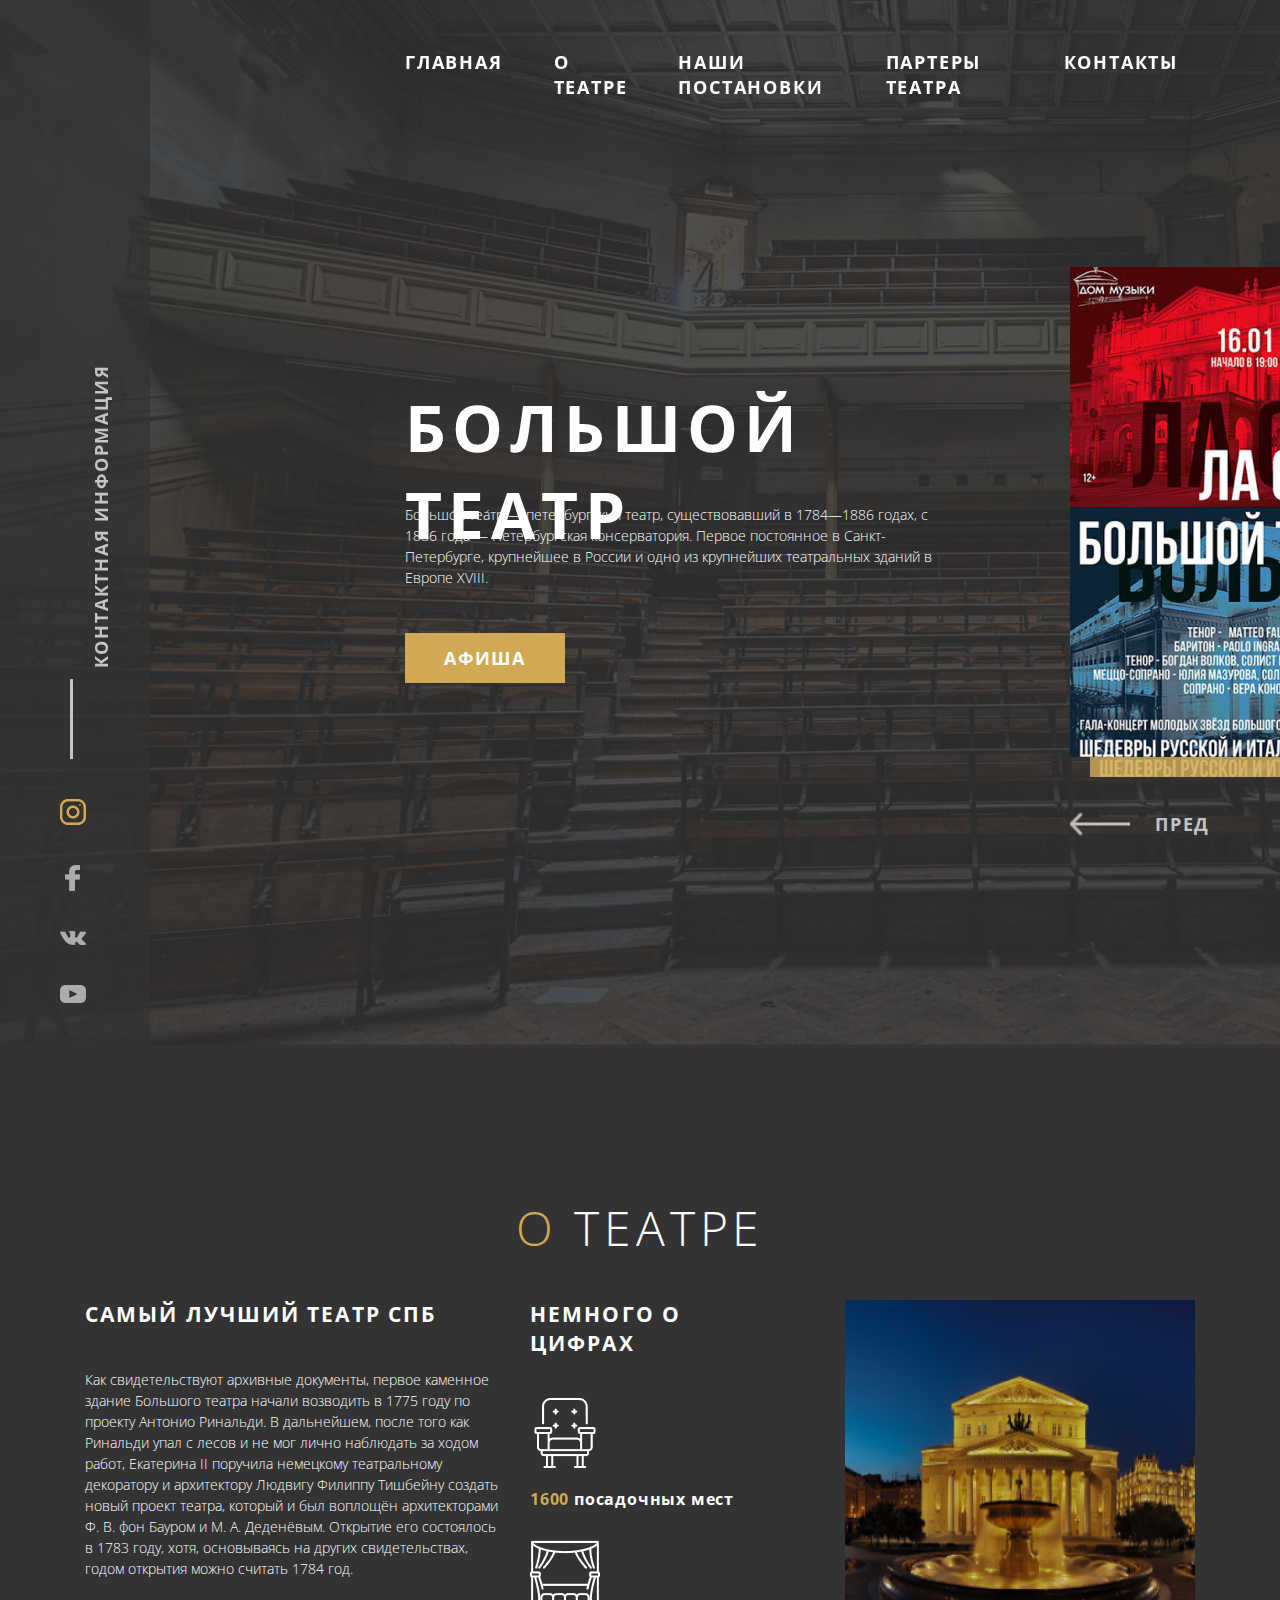
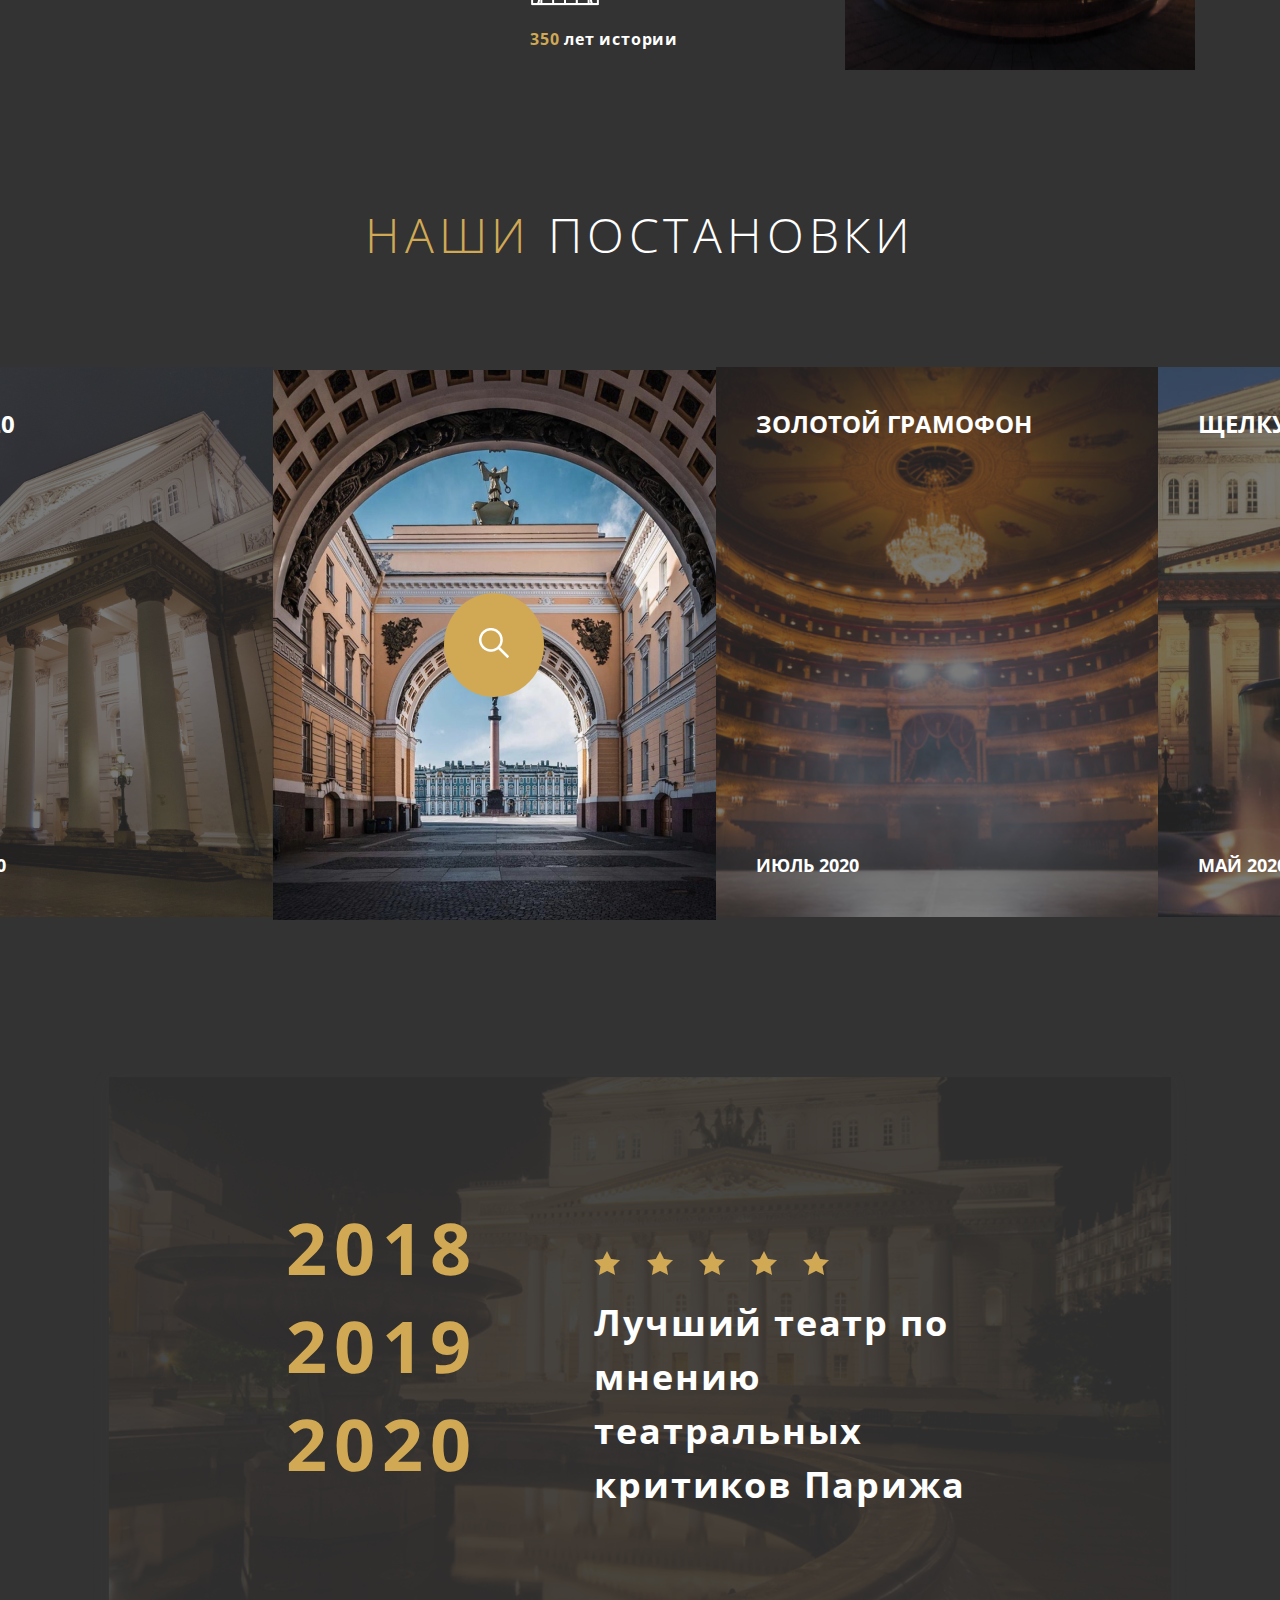
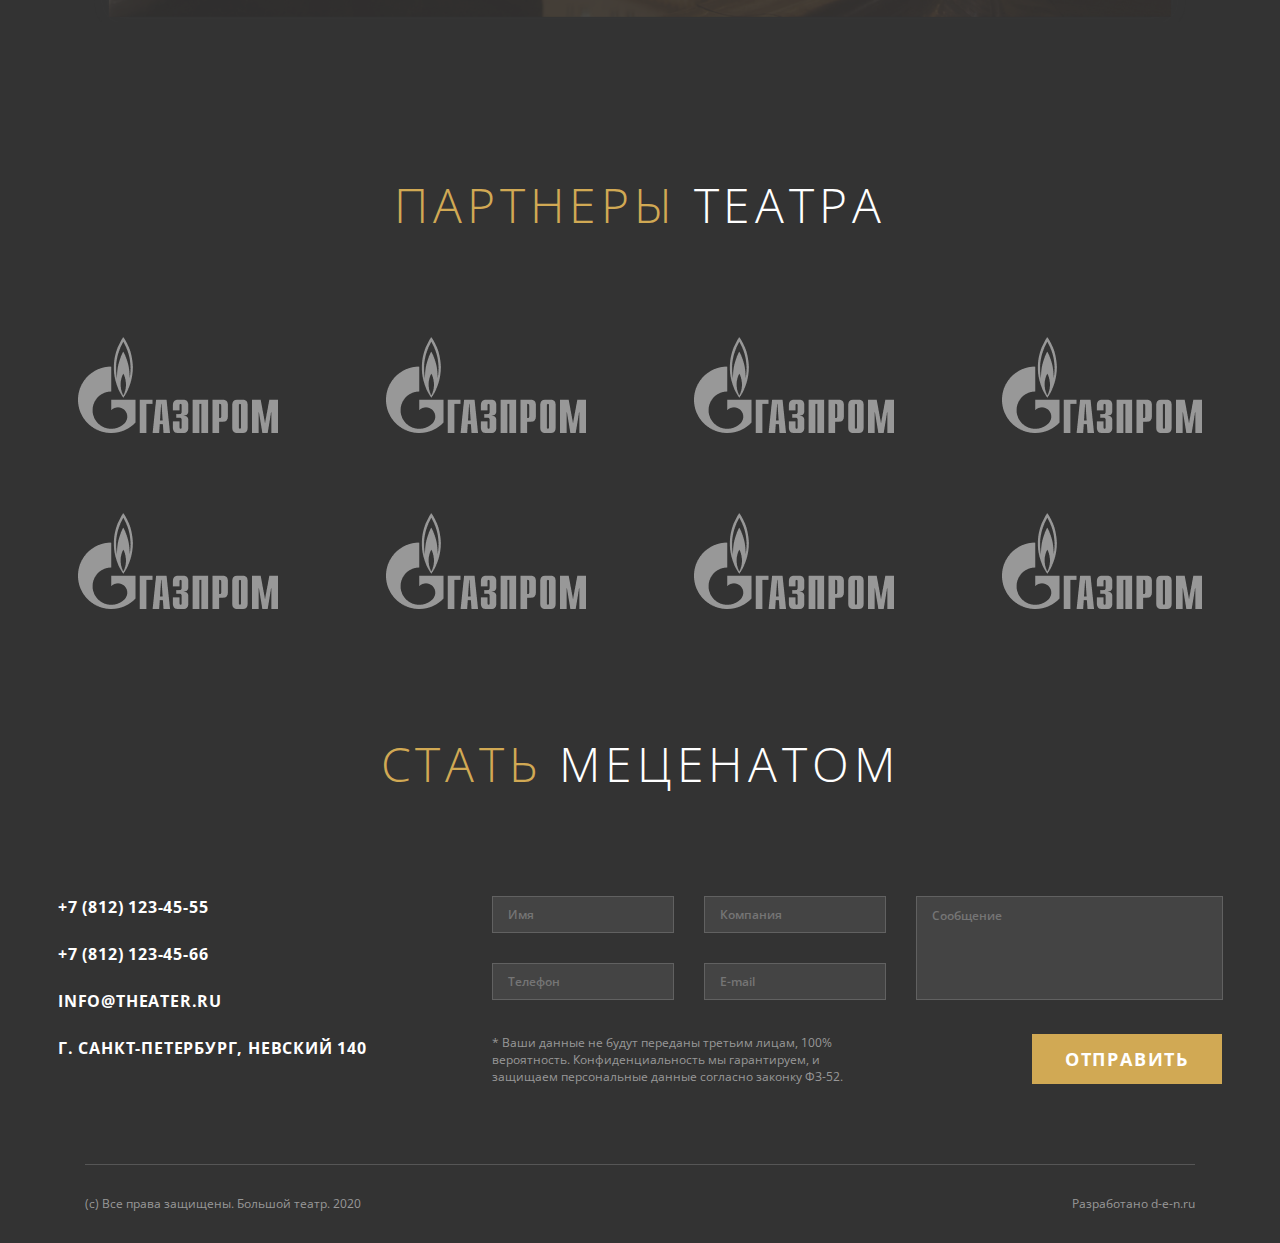
<file: The website about the Bolshoi theatre/index.html>
<!DOCTYPE html>
<html lang="ru">

<head>
    <meta charset="UTF-8">
    <meta http-equiv="X-UA-Compatible" content="IE=edge">
    <meta name="viewport" content="width=device-width, initial-scale=1.0">
    <link rel="preconnect" href="https://fonts.gstatic.com">
    <link href="https://fonts.googleapis.com/css2?family=Open+Sans+Condensed:wght@300;700&display=swap"
        rel="stylesheet">
    <link rel="preconnect" href="https://fonts.gstatic.com">
    <link
        href="https://fonts.googleapis.com/css2?family=Open+Sans+Condensed:wght@700&family=Open+Sans:wght@300;400&display=swap"
        rel="stylesheet">
    <link rel="stylesheet" href="css/style.css">
    <title>Большой театр</title>
</head>

<body>
    <section class="fixed-panel">
        <img class="fixpanel" src="img/first-screen/Fixpanel.png" alt="">
        <div class="fixed-panel__other">
            <p class="fixed-panel__other__text">КОНТАКТНАЯ ИНФОРМАЦИЯ</p>
            <img class="vert_line" src="img/first-screen/vert_line.png" alt="">
            <div class="soc-links">
                <img class="inst-ico" src="img/first-screen/inst.png" alt="Instagram">
                <img class="facebook-ico" src="img/first-screen/facebook.png" alt="Facebook">
                <img class="vk-ico" src="img/first-screen/vk.png" alt="VK">
                <img class="youtube-ico" src="img/first-screen/youtube.png" alt="YouTube">
            </div>
        </div>

    </section>

    <section class="first-screen">
        <div class="menu">
            <nav class="menu__button__left">
                <a href="index.html">ГЛАВНАЯ</a>
                <a href="#">О ТЕАТРЕ</a>
                <a href="#">НАШИ ПОСТАНОВКИ</a>
                <a href="#">ПАРТЕРЫ ТЕАТРА</a>
                <a href="#">КОНТАКТЫ</a>
            </nav>
            <div class="menu__button__right">
                <p class="phone">+7 495 123-45-67</p>
                <img class="hor_line" src="img/first-screen/horiz_line.png" alt="">
            </div>
        </div>
        <section class="first-screen__text">
            <p class="first-screen__text__title">БОЛЬШОЙ ТЕАТР</p>
            <p class="text_t">Большо́й теа́тр — петербургский театр, существовавший в 1784—1886 годах, с
                1886
                года — Петербургская консерватория. Первое постоянное в Санкт-Петербурге, крупнейшее в России и одно из
                крупнейших театральных зданий в Европе XVIII.</p>
            <button class="first-screen__text__button">
                <p class="first-screen__text__button__text">АФИША</p>
            </button>
        </section>
        <section class="first-screen__slider">
            <div class="first-screen__slider-prev">
                <img class="arrow-l" src="img/first-screen/Arrow.png" alt="">
                <p class="first-screen__slider-prev__text">ПРЕД</p>
            </div>
            <div class="first-screen__slider-next">
                <img class="arrow-r" src="img/first-screen/Arrow.png" alt="">
                <p class="first-screen__slider-next__text">СЛЕД</p>
            </div>
            <div class="first-screen__slider-conteiners">
                <div class="first-screen__slider-container__1">
                    <img src="img/first-screen/la skala.png" alt="ЛА СКАЛА">
                </div>
                <div class="first-screen__slider-container__2">
                    <img src="img/first-screen/la skala_sepia.png" alt="">
                </div>
            </div>
        </section>
        <section class="gimg">
            <img class="bol-theatre" src="img/first-screen/Bolshoi theatre.png" alt="Большой театр">
        </section>
    </section>

    <section class="about">
        <p class="about-title"><span class="warning__text">О</span> ТЕАТРЕ</p>
        <section class="about__bottom">
            <div class="about__text">
                <p class="about__text__title">САМЫЙ ЛУЧШИЙ ТЕАТР СПБ</p>
                <p class="about__text_t">Как свидетельствуют архивные документы, первое каменное здание Большого театра
                    начали
                    возводить в 1775 году по проекту Антонио Ринальди. В дальнейшем, после того как Ринальди упал с
                    лесов и
                    не мог лично наблюдать за ходом работ, Екатерина II поручила немецкому театральному декоратору и
                    архитектору Людвигу Филиппу Тишбейну создать новый проект театра, который и был воплощён
                    архитекторами
                    Ф. В. фон Бауром и М. А. Деденёвым. Открытие его состоялось в 1783 году, хотя, основываясь на других
                    свидетельствах, годом открытия можно считать 1784 год.</p>
            </div>
            <div class="about__numbers">
                <p class="about__text__title">НЕМНОГО О ЦИФРАХ</p>
                <div class="seats">
                    <img src="img/about/armchair.png" alt="" class="armcheir">
                    <p class="num__of__seats"><span class="warning__text">1600</span> посадочных мест</p>
                </div>
                <div class="theater">
                    <img src="img/about/theater.png" alt="" class="theater-img">
                    <p class="old__theater"><span class="warning__text">350</span> лет истории</p>
                </div>
            </div>
            <img class="photo__theatre" src="img/about/photo theatre.png" alt="">
        </section>

    </section>

    <section class="projects">
        <p class="projects__text__title"><span class="warning__text">НАШИ</span> ПОСТАНОВКИ</p>
        <section class="prohects__slider">
            <div class="projects__item">
                <div class="projects__text">
                    <p class="name__of__projects">ОСКАР 2020</p>
                    <p class="date__of__projects">СЕНТЯБРЬ 2020</p>
                </div>
                <img class="projets_img" src="img/projects/oscar.png" alt="">
            </div>
            <div class="projects__item-active">
                <button class="search__b">
                    <img class="se_b" src="img/projects/ab.png" alt="">
                </button>
                <img class="projets_img" src="img/projects/str.png" alt="">
            </div>
            <div class="projects__item">
                <div class="projects__text">
                    <p class="name__of__projects">ЗОЛОТОЙ ГРАМОФОН</p>
                    <p class="date__of__projects">ИЮЛЬ 2020</p>
                </div>
                <img class="projets_img" src="img/projects/th.png" alt="">
            </div>
            <div class="projects__item">
                <div class="projects__text">
                    <p class="name__of__projects">ЩЕЛКУНЧИК</p>
                    <p class="date__of__projects">МАЙ 2020</p>
                </div>
                <img class="projets_img" src="img/projects/th2.png" alt="">
            </div>
        </section>
    </section>

    <section class="rating">
        <img src="img/rating/thh.png" alt="" class="thh">
        <section class="rating__text">
            <div class="years">
                <p class="_2018__year">2018</p>
                <p class="_2019__year">2019</p>
                <p class="_2020__year">2020</p>
            </div>
            <div class="overview">
                <div class="overview__stars">
                    <img src="img/rating/star.png" alt="" class="stars">
                    <img src="img/rating/star.png" alt="" class="stars">
                    <img src="img/rating/star.png" alt="" class="stars">
                    <img src="img/rating/star.png" alt="" class="stars">
                    <img src="img/rating/star.png" alt="" class="stars">
                </div>
                <div class="overview__text">
                    <p class="overV_t">Лучший театр по мнению театральных критиков Парижа</p>
                </div>
            </div>
        </section>
    </section>

    <section class="partners">
        <p class="partners__title"><span class="warning__text">ПАРТНЕРЫ</span> ТЕАТРА</p>
        <div class="partnets">
            <img src="img/partners/gazprom.png" alt="ГАЗПРОМ" class="gazprom">
            <img src="img/partners/gazprom.png" alt="ГАЗПРОМ" class="gazprom">
            <img src="img/partners/gazprom.png" alt="ГАЗПРОМ" class="gazprom">
            <img src="img/partners/gazprom.png" alt="ГАЗПРОМ" class="gazprom gz1">
            <img src="img/partners/gazprom.png" alt="ГАЗПРОМ" class="gazprom">
            <img src="img/partners/gazprom.png" alt="ГАЗПРОМ" class="gazprom">
            <img src="img/partners/gazprom.png" alt="ГАЗПРОМ" class="gazprom">
            <img src="img/partners/gazprom.png" alt="ГАЗПРОМ" class="gazprom gz1">
        </div>
    </section>

    <section class="contacts">
        <p class="contacts__title"><span class="warning__text">СТАТЬ</span> МЕЦЕНАТОМ</p>
        <section class="contacts__groups">
            <section class="contacts__first_group">
                <section class="contacts__info">
                    <p class="first__phone contacts__info_text">+7 (812) 123-45-55</p>
                    <p class="second__phone contacts__info_text">+7 (812) 123-45-66</p>
                    <p class="email contacts__info_text">INFO@THEATER.RU</p>
                    <p class="address contacts__info_text">Г. САНКТ-ПЕТЕРБУРГ, НЕВСКИЙ 140</p>
                </section>
                <section class="input">
                    <input type="text" value="" placeholder="Имя" class="name__input input__place">
                    <input type="text" value="" placeholder="Телефон" class="phone__input input__place">
                    <input type="text" value="" placeholder="Компания" class="company__input input__place">
                    <input type="text" value="" placeholder="E-mail" class="email__input input__place">
                    <div class="input__place__of__massage">
                        <textarea value="" placeholder="Сообщение" class="message__input input__place"></textarea>
                    </div>
                </section>

            </section>
            <section class="contacts__second_group">
                <p class="attention">* Ваши данные не будут переданы третьим лицам, 100% вероятность. Конфиденциальность
                    мы
                    гарантируем, и защищаем персональные данные согласно законку ФЗ-52.</p>
                <button class="contacts__send__button">ОТПРАВИТЬ</button>
            </section>
        </section>
    </section>

    <footer class="footer">
        <section class="footer__line"></section>
        <section class="footer__text">
            <p class="c">(с) Все права защищены. Большой театр. 2020</p>
            <p class="dev">Разработано d-e-n.ru</p>
        </section>
    </footer>
</body>

</html>
</file>
<file: The website about the Bolshoi theatre/css/style.css>
*{    
    padding: 0; 
    font-family: 'Open Sans Condensed', sans-serif;  
    margin:0px;
}
body{
    background: #333333;      
    max-width: 1920px;
    margin:auto;
}


/*Блок шапки*/

.fixpanel{
    z-index: 1;
    position: fixed;    
}
.fixed-panel__other{
    z-index: 2;
    position: fixed;    
}
.fixed-panel__other__text{
    font-family: 'Open Sans Condensed', sans-serif; 
    font-weight: 700; 
    font-size: 18px;
    line-height: 25px;
    letter-spacing: 0.1em;    
    color: #C4C4C4;
    transform: rotate(-90deg);
    display: flex;
    
    margin: 504px 60px 110px -50px;
}
.inst-ico{
    width:auto;
    height:auto;
    display: flex;
    margin: 40px 60px 0px 60px;
}
.inst-ico:hover{
    opacity: 0.7;
}
.facebook-ico{
    width:auto;
    height:auto;
    display: flex;
    margin: 40px 55px 0px 65px;
}
.facebook-ico:hover{
    opacity: 0.7;
}
.vk-ico{
    width:auto;
    height:auto;
    display: flex;
    margin: 40px 60px 0px 60px;
}
.vk-ico:hover{
    opacity: 0.7;
}
.youtube-ico{
    width:auto;
    height:auto;
    display: flex;
    margin: 40px 60px 0px 60px;
}
.youtube-ico:hover{
    opacity: 0.7;
}
.vert_line{
    width:auto;
    height:auto;
    display: flex;
    padding: 40px 70px 0px 70px;
}


.bol-theatre{
    z-index: -10;
    position: absolute;
    min-height: 1920px;
    min-height: 1045px;        
}


.first-screen__slider{
    z-index: -9;
    min-width: 370px;
    min-height: 570px;
    padding: 267px 480px 208px 1070px;
    position: absolute;
}
.first-screen__slider-container__1{
    z-index: 12;
    position: absolute;
    padding: 0 20px 80px 0;    
}
.first-screen__slider-container__2{
    z-index: 5;
    position: absolute;
    margin: 20px;       
}
.first-screen__slider-prev{    
    width: auto;
    height: auto;    
    font-family: 'Open Sans Condensed', sans-serif; 
    font-weight: 700; 
    position: absolute;
    padding: 545px 262px 0px 0px;
    color: #C4C4C4;
    letter-spacing: 0.1em;
    font-size: 18px;
    display: flex;    
}
.first-screen__slider-prev:hover{
    opacity: 0.2;
}
.arrow-l{
    transform: rotate(180deg);
    padding-left: 25px;
    opacity: 0.7;
    width: 60px;   
}
.first-screen__slider-next{    
    width: auto;
    height: auto;    
    font-family: 'Open Sans Condensed', sans-serif; 
    font-weight: 700; 
    position: absolute;
    padding: 545px 0px 0px 240px;
    color: #FFFF;
    letter-spacing: 0.1em;
    font-size: 18px;
    display: flex;
    flex-direction:row-reverse;    
}
.first-screen__slider-next:hover{
    opacity: 0.2;
}
.arrow-r{
    width: 60px;    
    padding-left: 25px;
}


.first-screen__text{
    position: absolute;
    padding: 384px 975px 365px 405px;
    width: 540px;
    height: 296px;       
    color: white;
    text-align: left;
    display: block;
}
.first-screen__text__title{
    position: absolute;
    width: 540px;
    height: 68px;
    font-size: 64px;
    font-family: 'Open Sans Condensed', sans-serif;
    font-weight: 700;
    letter-spacing: 0.1em;    
}
.text_t{
    font-size: 14px;
    width: 540px;
    height: 79px;
    font-family: 'Open Sans', sans-serif;
    font-weight: 300;    
    line-height: 150%; 
    padding-top: 120px;  
    padding-bottom: 50px;         
}
.first-screen__text__button{
    border: none;
    position: absolute;
    width: 160px;
    height: 50px;
    background-color: #D1A954;     
    color: white;
    font-family: 'Open Sans Condensed', sans-serif; 
    font-weight: 700;  
    letter-spacing: 0.1em; 
    text-align: center;
    font-size: 18px;
   
}
.first-screen__text__button:hover{
    opacity: 0.8;
}


a{    
    z-index: 8;
    text-decoration: none;
    color: white;
    font-family: 'Open Sans Condensed', sans-serif; 
    font-weight: 700;
    margin-right: 51px;
    line-height: 25px;
    letter-spacing: 0.1em;
    font-size: 18px;    
}
.menu{
    position: absolute;
    padding: 50px 405px 968px 405px; 
    width: 1110px;
    height: 27px;           
}
.menu__button__left{
    position: absolute;
    width: 824px;
    height: 25px;        
    display: flex;
    flex-direction: row;  
      
}
.menu__button__right{    
    padding-left: 916px;
    display: flex;     
    flex-wrap: wrap;
    position: absolute;
    width: 120px;
    height: 22px;   
    color: white; 
    font-family: 'Open Sans Condensed', sans-serif; 
    font-weight: 700;
    font-size: 16px;   
    letter-spacing: 0.05em;
    text-transform: uppercase;
}
a:hover{
    opacity: 0.8;
}


/*Блок с информацией о Большом театре*/

.about{
    margin: auto;
    width: 1110px;
    height: 457px;
    padding-top: 1195px;
    padding-bottom: 150px;
    color: white;
    display: flex;
    align-items: center;
    flex-direction: column;
    justify-content: space-between;  
}
.about__bottom{
    padding-top: 40px;
    display: flex;    
    flex-direction: row;      
}
.about__numbers{
    order: 2;
    margin: 0px 70px 20px 30px;    
}
.about__text{
    order: 1;       
}
.about__text_t{    
    padding-top: 40px;
    max-width: 445px;
    max-height: 210px;
    font-family: 'Open Sans', sans-serif;
    font-weight: 300;    
    line-height: 150%;
    font-size: 14px;
}
.about-title{
    font-family: 'Open Sans Condensed', sans-serif;
    font-weight: 300;
    letter-spacing: 0.1em;
    line-height: 65px;
    font-size: 48px;
}
.about__text__title{
    font-family: 'Open Sans Condensed', sans-serif;
    font-weight: 700;
    font-size: 21px;
    line-height: 29px;
    letter-spacing: 0.1em;    
}
.photo__theatre{    
    order: 3;
    min-width: 350px;
    min-height: 292px;
}
.warning__text{
    color: #D1A954;    
}
.seats{
    padding-top: 40px;    
}
.num__of__seats{
    padding-top: 15px;  
    font-family: 'Open Sans Condensed', sans-serif;
    font-weight: 700;
    letter-spacing: 0.05em;
}
.theater{
    padding-top: 28px;
}
.old__theater{
    padding-top: 15px;  
    font-family: 'Open Sans Condensed', sans-serif;
    font-weight: 700;
    letter-spacing: 0.05em;
}


/*Блок с постановками*/

.projects{
    display: flex;
    align-items: center;
    flex-direction: column;
    justify-content: space-between;   
    margin-bottom: 150px;
}
.projects__text__title{    
    font-family: 'Open Sans Condensed', sans-serif;
    font-weight: 300;
    letter-spacing: 0.1em;
    font-size: 48px;
    line-height: 65px;
    color: white;
    padding-bottom: 100px;
    align-self: center;
}
.prohects__slider{      
    padding-left: 150px;
    display: flex;    
    margin: 0px;
}
.projects__item:hover{
    opacity: 0.8;
}
.projects__item-active{
    display: flex;
    align-items: center;
    justify-content: center;
}
.search__b{
    border: none;
    border-radius: 50%;
    padding: 35px;
    position: absolute;
    background: #D1A954;
}
.search__b:hover{
    background: #b18e44;
}
.projects__text{
    height: 550px;
    width: 442px;
    display: flex;
    flex-direction: column;
    justify-content:space-between;
    position: absolute;
    font-family: 'Open Sans Condensed', sans-serif;
    font-weight: 700;
    color: white;
    font-size: 24px;
}
.name__of__projects{
    padding: 40px;
}
.date__of__projects{  
    /*TO DO*/
    transform: rotate(0deg);
    align-self:flex-start;      
    padding-bottom: 40px;
    padding-left: 40px;
    font-size: 18px;
}


/*Блок рейтинга*/

.rating{    
    display: flex;
    justify-content: center;
    align-items:center;
    margin: auto;
    margin-bottom: 150px;
}
.rating__text{
    width: 825px;
    height: 298px;
    position: absolute;
    display: flex;
    justify-content: space-around;    
    font-family: 'Open Sans', sans-serif;
    font-weight: 700; 
    font-size: 72px;
    line-height: 98px;
    color: #D1A954;
    letter-spacing: 0.1em;    
}
.overview__text{
    text-align:left;
    width: 400px;
    height: 149px;
    font-size: 36px;
    line-height: 150%;
    color: white;
    letter-spacing: 0.05em;
}


/*Блок партнёров*/

.partners{
    display: flex;
    align-items: center;
    flex-direction: column;
    margin-bottom: 120px;
}
.partners__title{
    font-family: 'Open Sans Condensed', sans-serif;
    font-weight: 300;
    letter-spacing: 0.1em;
    line-height: 65px;
    font-size: 48px;
    color: white;
    padding-bottom: 100px;
}
.partnets{
    width: 1124px;
    height: 274px;
    display: flex;
    align-items: flex-start;
    flex-wrap: wrap;
    justify-content: space-between;
}
.gazprom{
    padding-right: 80px;
    padding-bottom: 80px;  
}
.gz1{
    padding-right: 0px;
    padding-bottom: 0px;  
}


/*Блок меценатов*/

.contacts{ 
    display: flex;
    flex-direction: column;
    align-items: center; 
    margin-bottom: 80px;
}
.contacts__title{        
    font-family: 'Open Sans Condensed', sans-serif;
    font-weight: 300;
    letter-spacing: 0.1em;
    line-height: 65px;
    font-size: 48px;
    color: white;
    padding-bottom: 100px;
}
.contacts__first_group{
    display: flex;    
}
.input{      
    width: 730px;
    height: 140px;
    display: flex;
    flex-flow: column wrap;
    padding-bottom: 30px;
}
.input__place{    
    font-weight: 600;
    font-size: 12px;
    line-height: 150%;
    font-family: 'Open Sans', sans-serif;
    text-indent: 15px;
    color: #989898;  

    border: 1px solid #616161;
    background-color: #444444;

    margin-right: 30px;
    margin-bottom: 30px;

    min-width: 180px;
    min-height: 35px;

    display: flex;
    flex-flow: column wrap;
}
.place__of__messege{      
    width: 310px;       
    height: 100px;   
    background-color: #444444;
    border: 1px solid #616161;
}
.input__place__of__massage{
    width: 310px;
    height: 100px; 
    
}
.message__input{
    line-height: 150%;
    text-indent: 0px;    
    width: 275px;
    height: 82px;       
    resize: none;   
    padding: 10px 15px 10px 15px; 
}
.contacts__info{
    align-self: flex-start;
    font-family: 'Open Sans Condensed', sans-serif;
    font-weight: 700;
    font-size: 16px;
    line-height: 22px;
    letter-spacing: 0.05em;
    color: white;
}
.contacts__info_text{
    padding-right: 125px;
    padding-bottom: 25px;
}
.contacts__second_group{
    display: flex;
    justify-content: flex-end;
    margin-top: -50px;
}
.attention{
    margin-right: 150px;
    width: 390px;
    height: 50px;    
    font-size: 12px;    
    font-family: 'Open Sans', sans-serif;    
    color: #989898;
}
.contacts__send__button{
    width: 190px;
    height: 50px;
    background-color: #D1A954;     
    color: white;
    font-family: 'Open Sans Condensed', sans-serif; 
    font-weight: 700;  
    letter-spacing: 0.1em; 
    text-align: center;
    font-size: 18px;
    border: none;
}
.contacts__send__button:hover{
    opacity: 0.8;
}



/*Футер*/

.footer{
    display: flex;
    align-items: center;
    flex-direction: column;    
}
.footer__line{
    width: 1110px;
    height: 1px;
    background-color: #565656;
    margin-bottom: 30px;
}
.footer__text{
    display: flex;
    justify-content: space-between;
    width: 1110px;
    height: 18px;
    
    font-size: 12px;
    line-height: 18px;
    font-family: 'Open Sans', sans-serif;
    font-weight: normal;     
    color: #989898;   
  

    margin-bottom: 30px;
}
</file>
